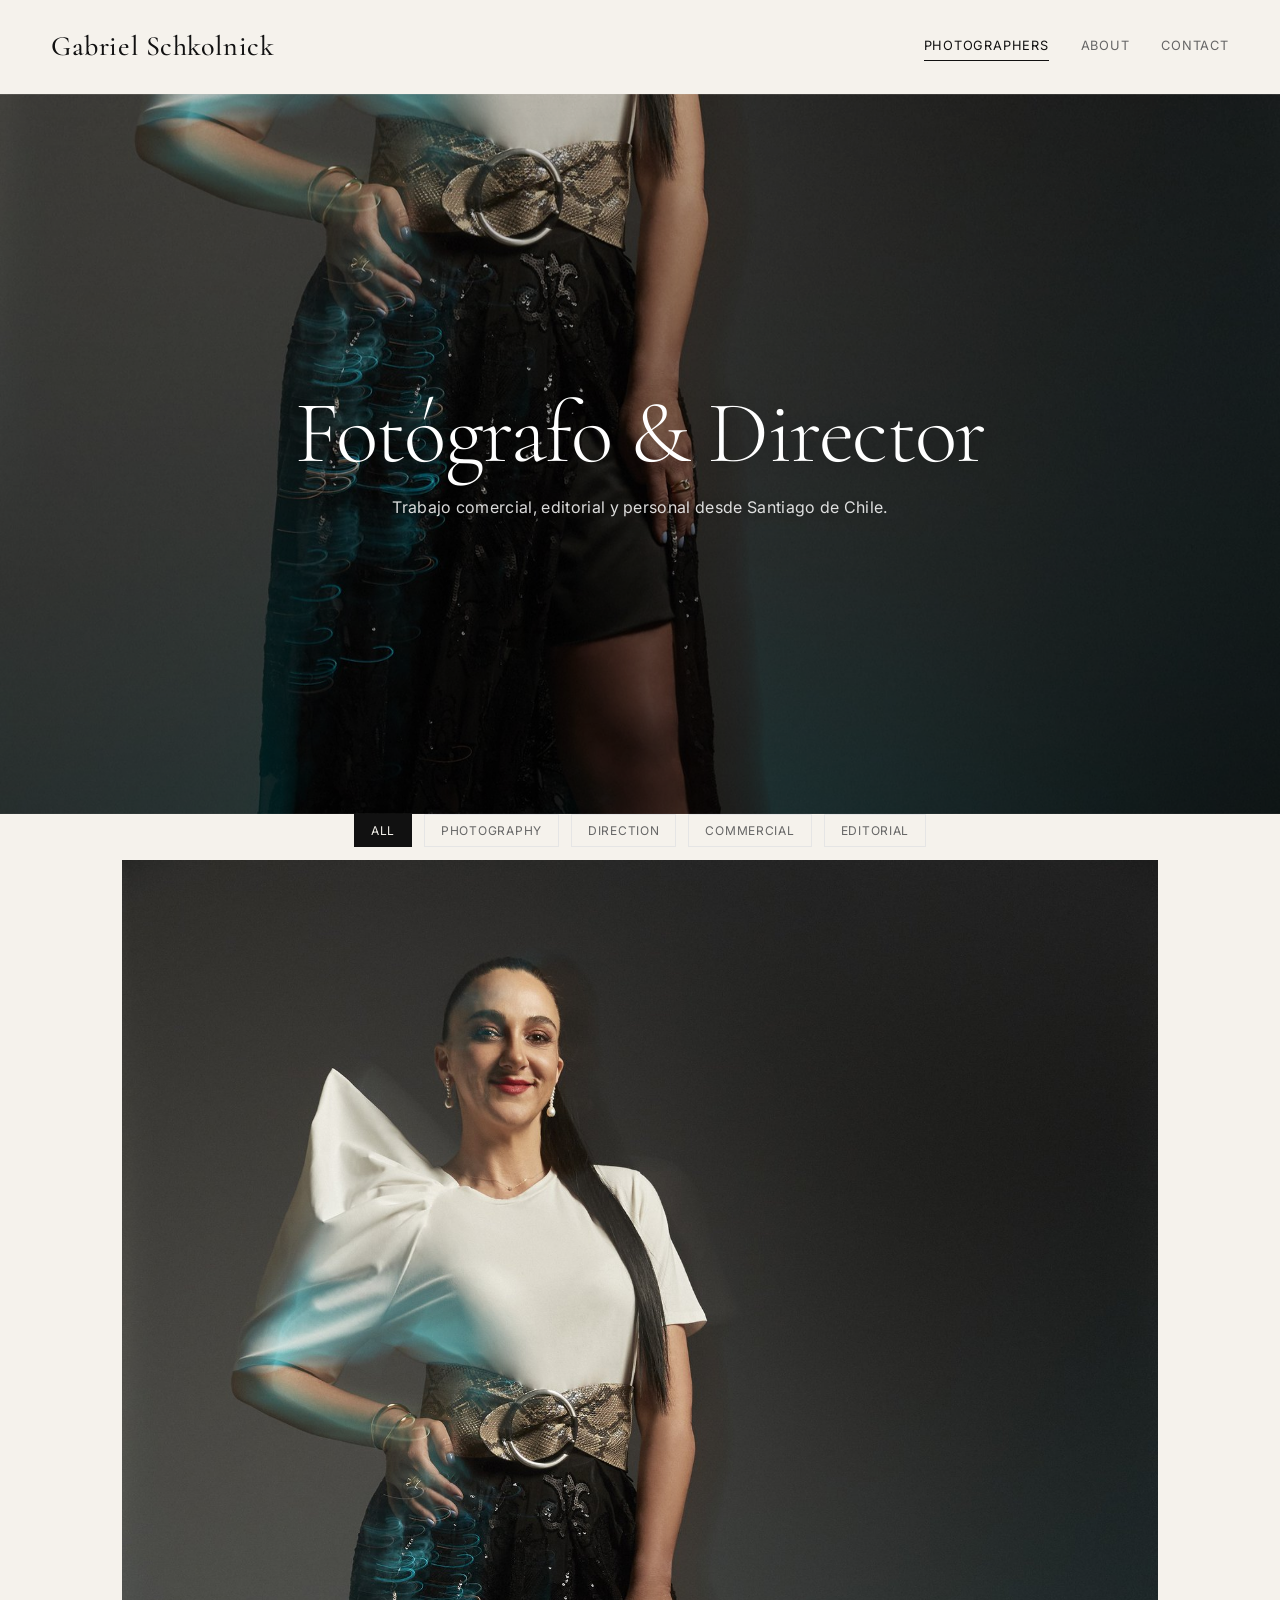
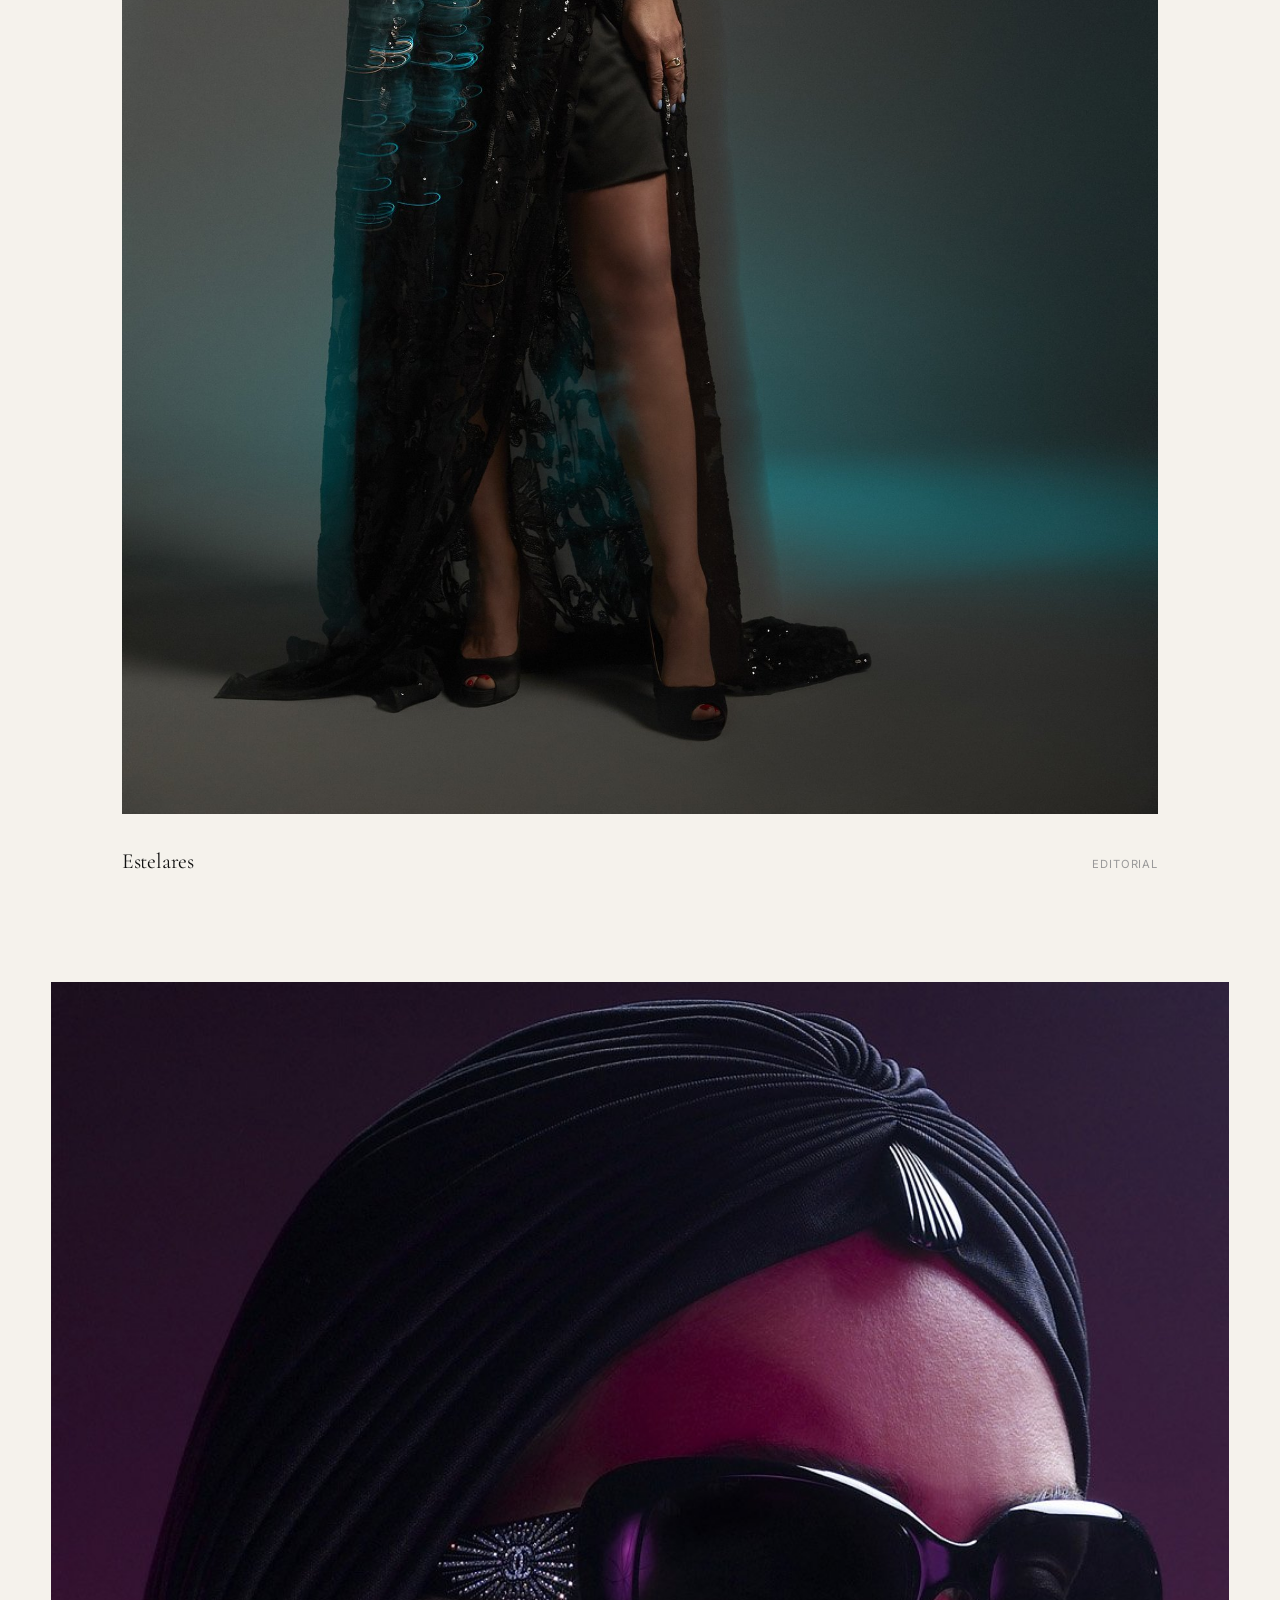
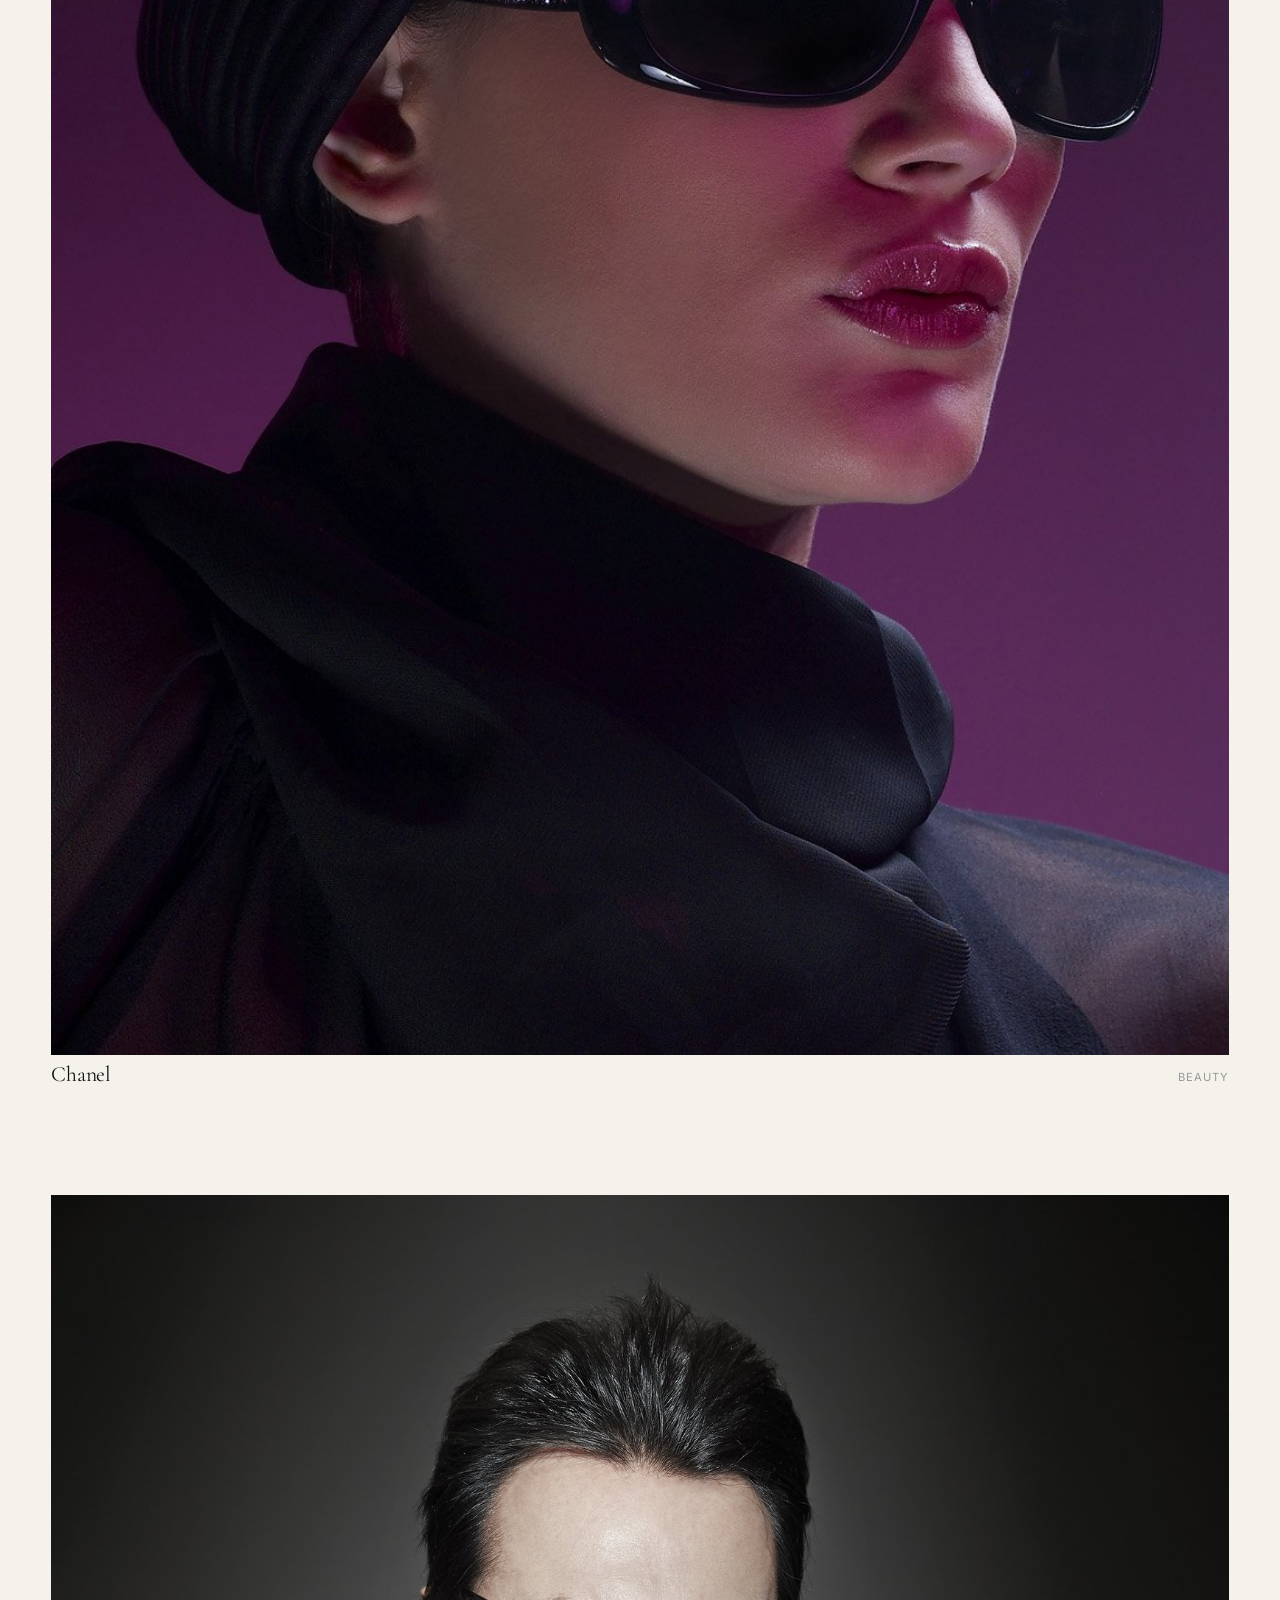
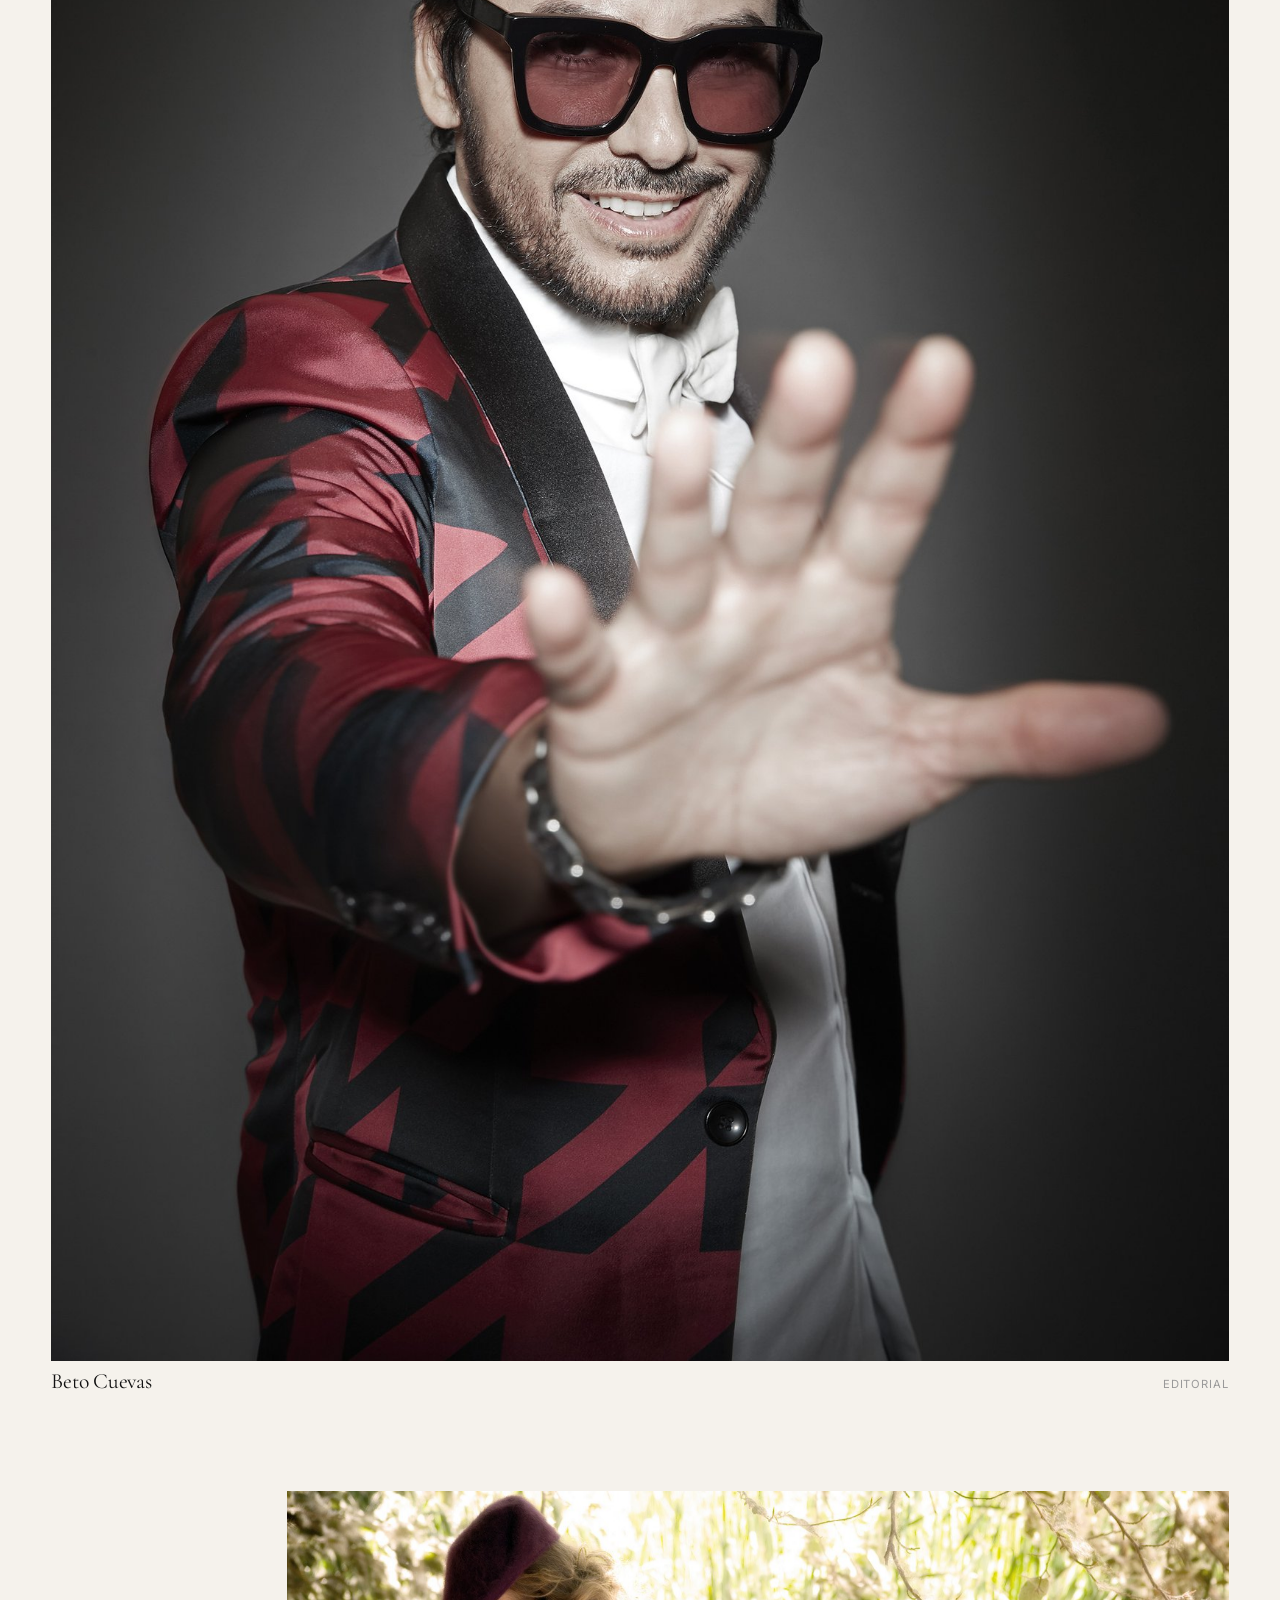
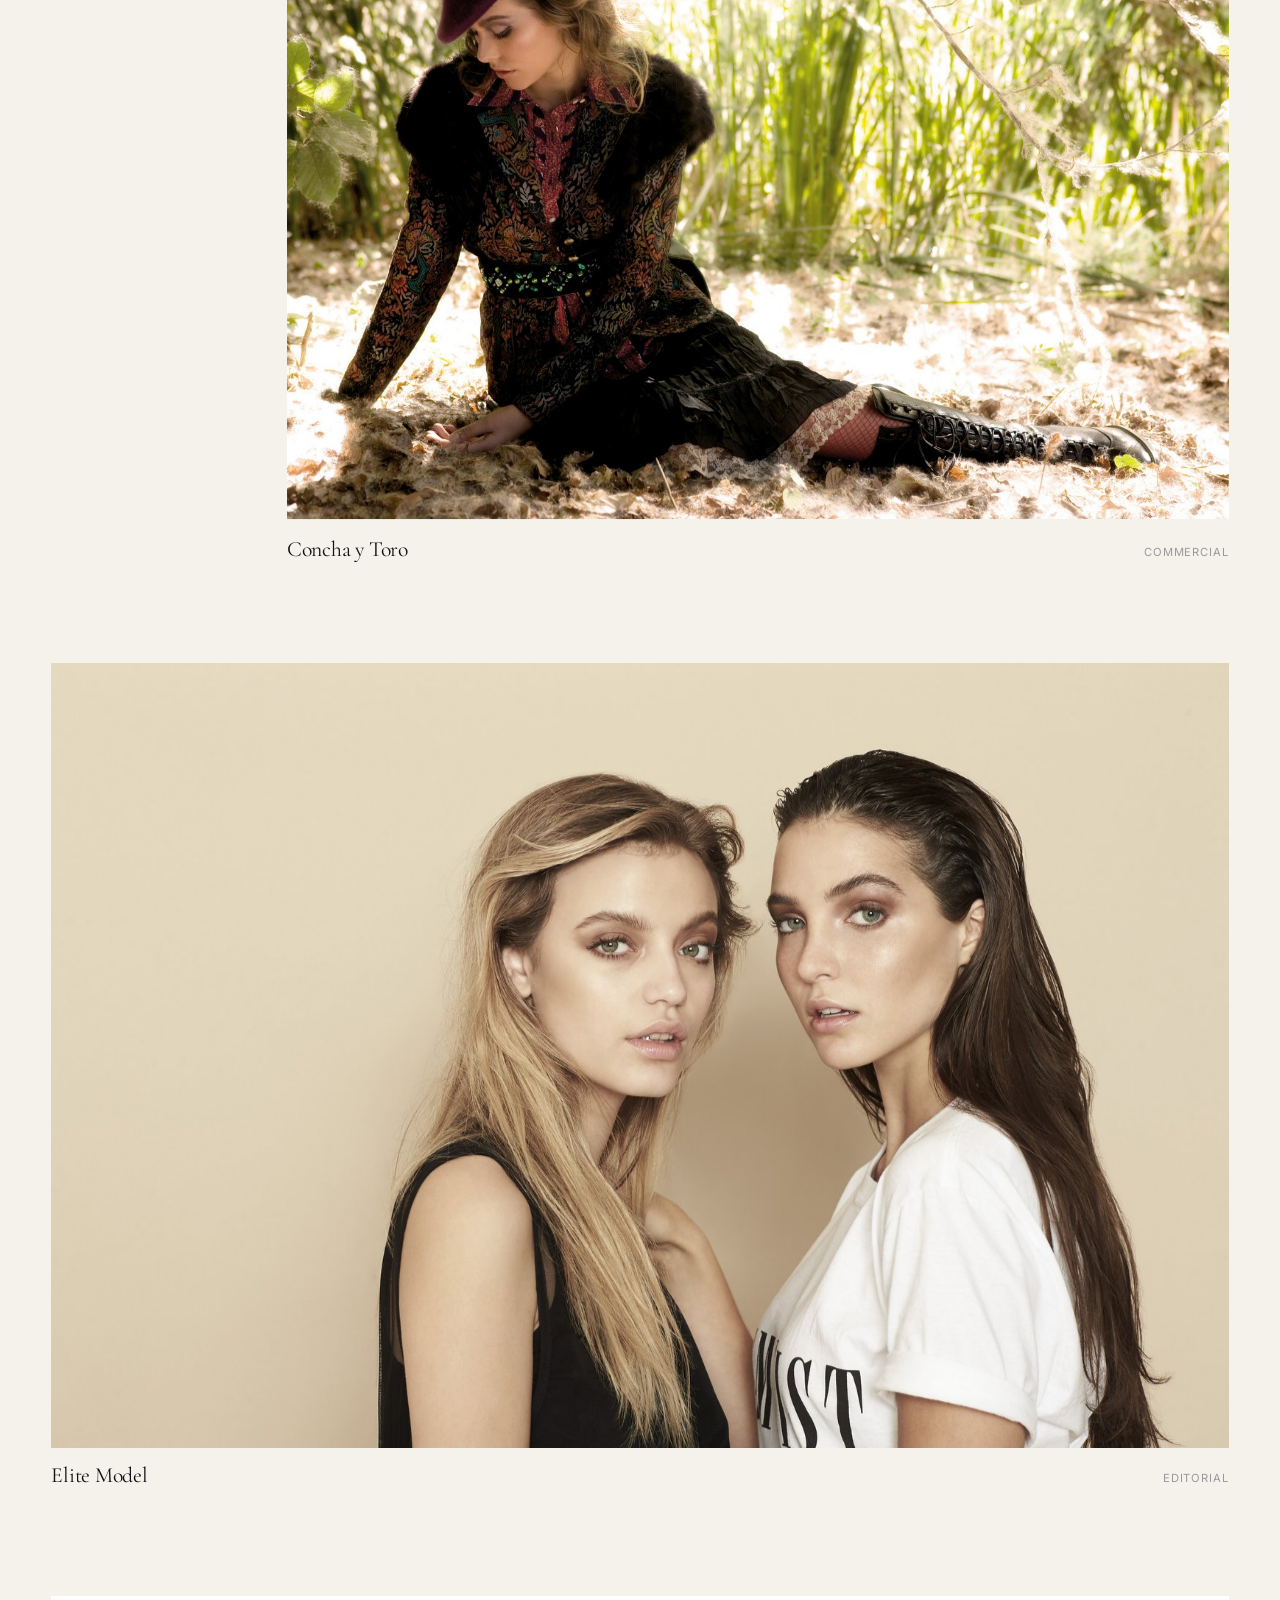
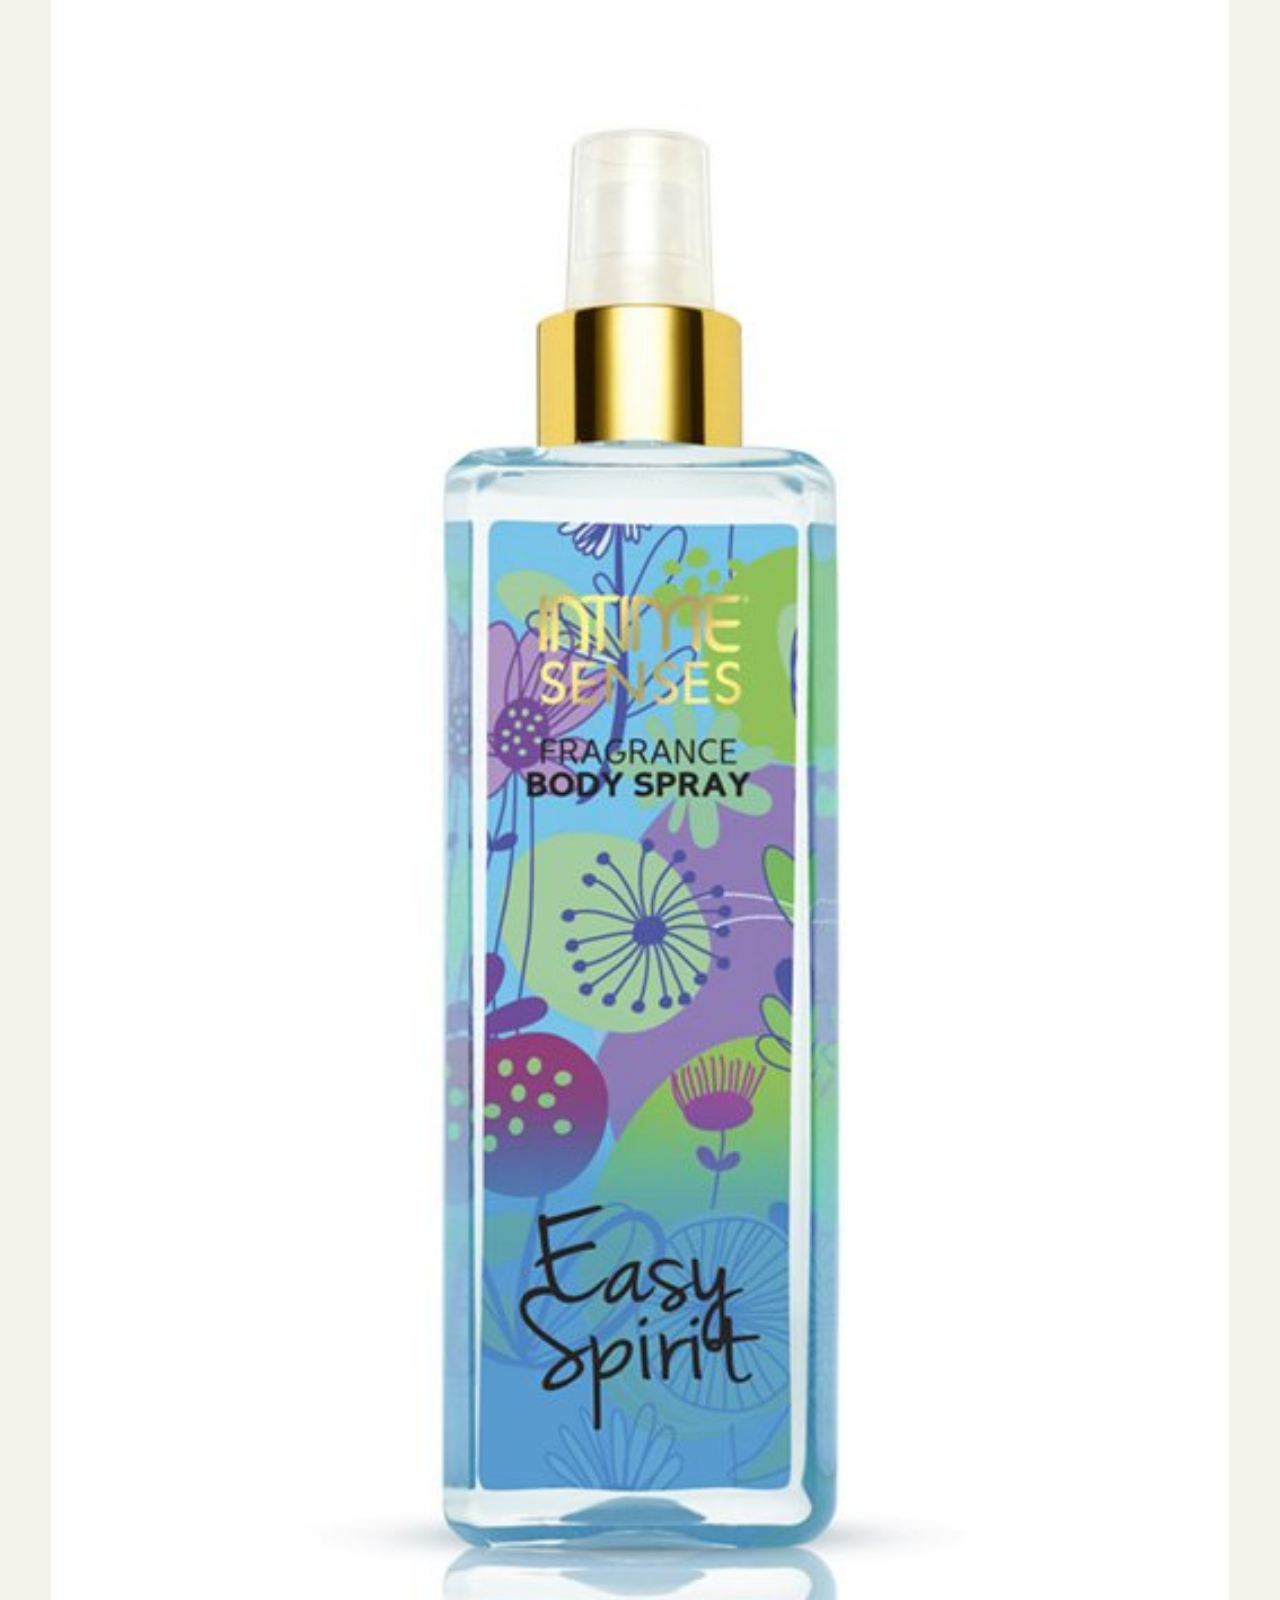
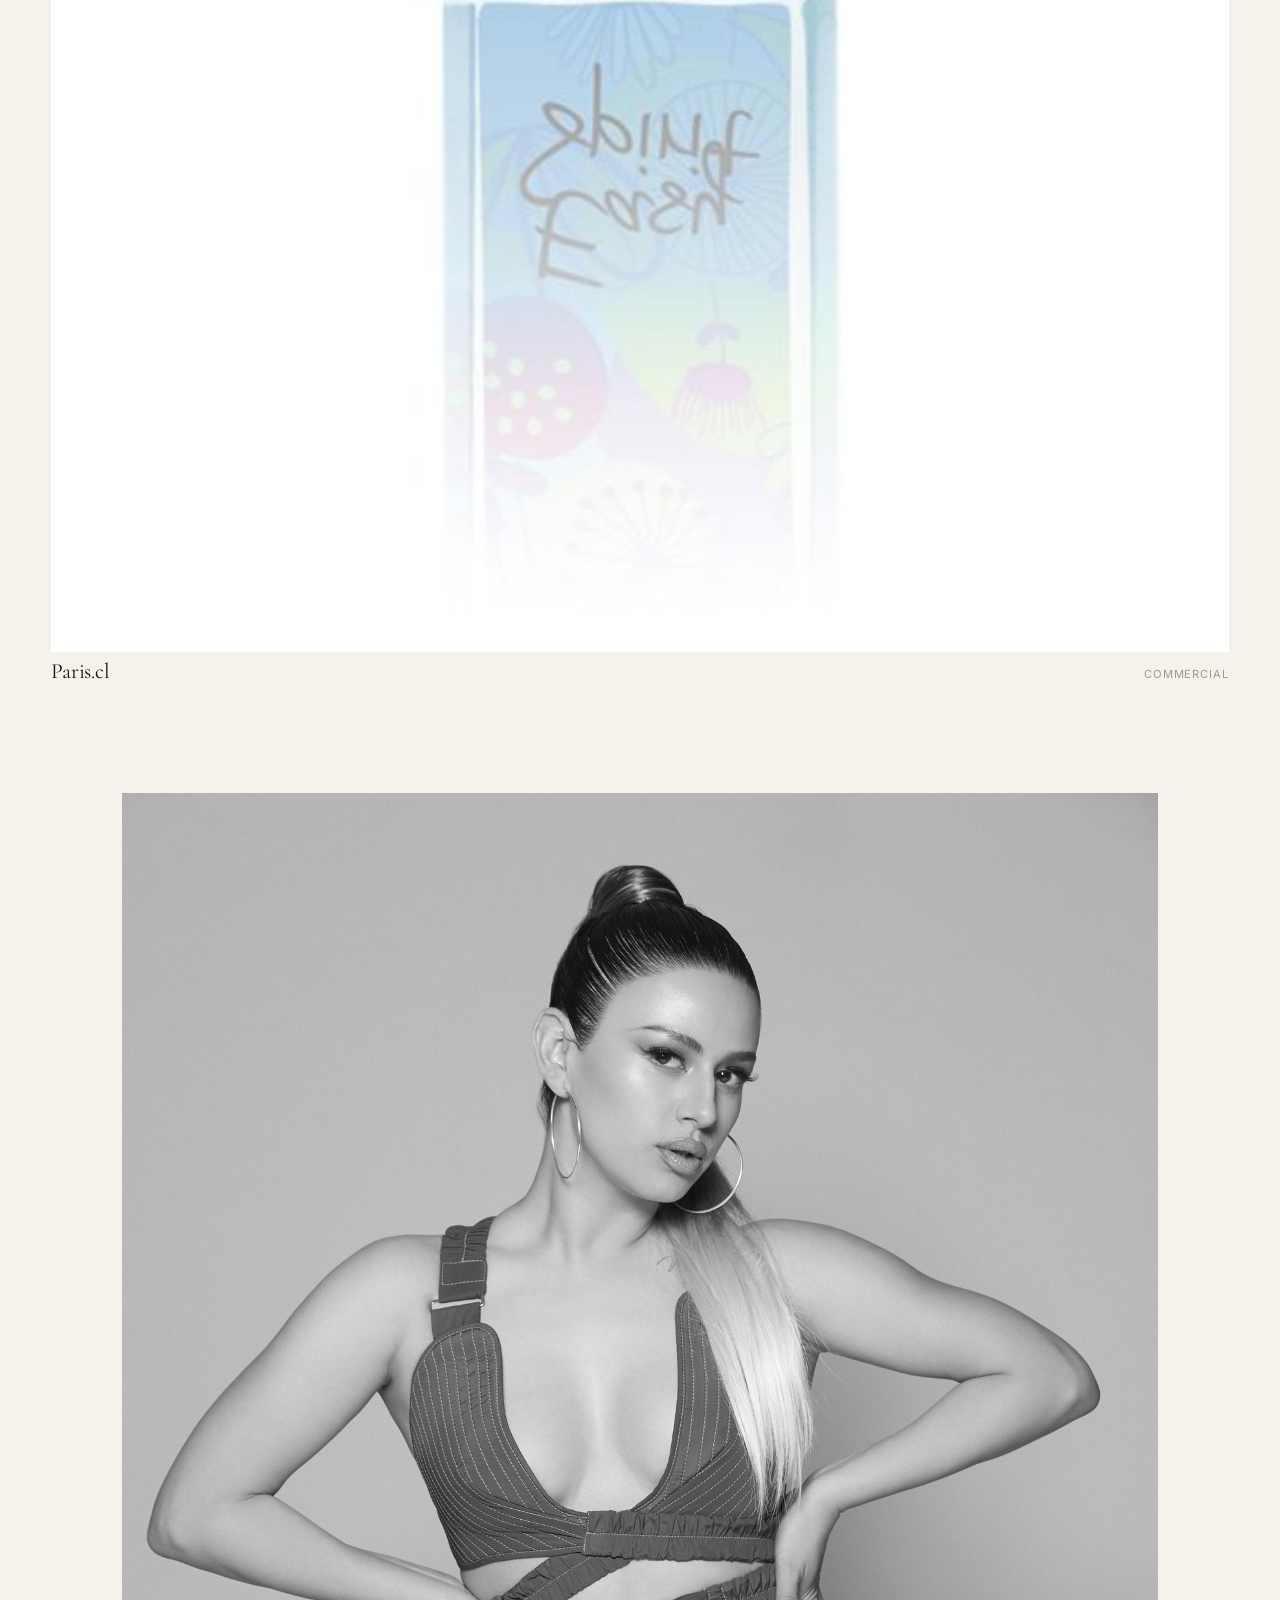
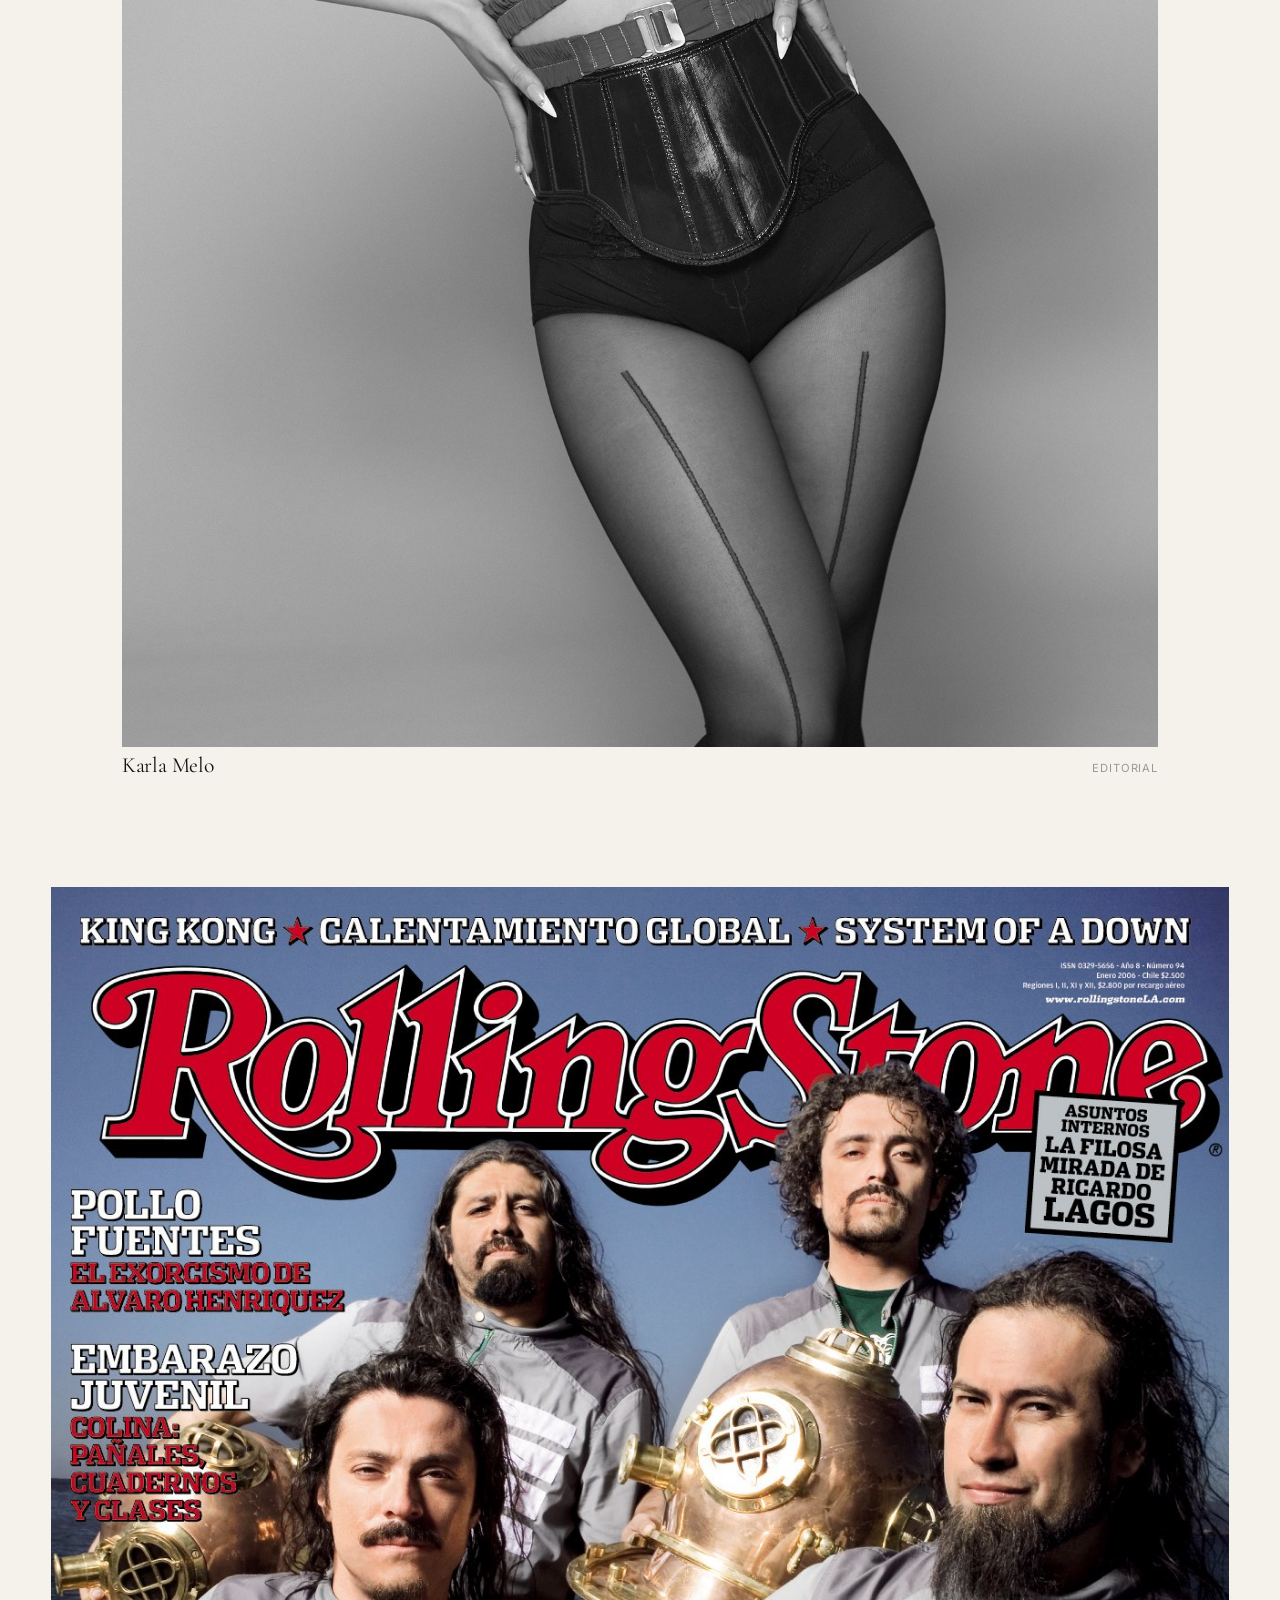
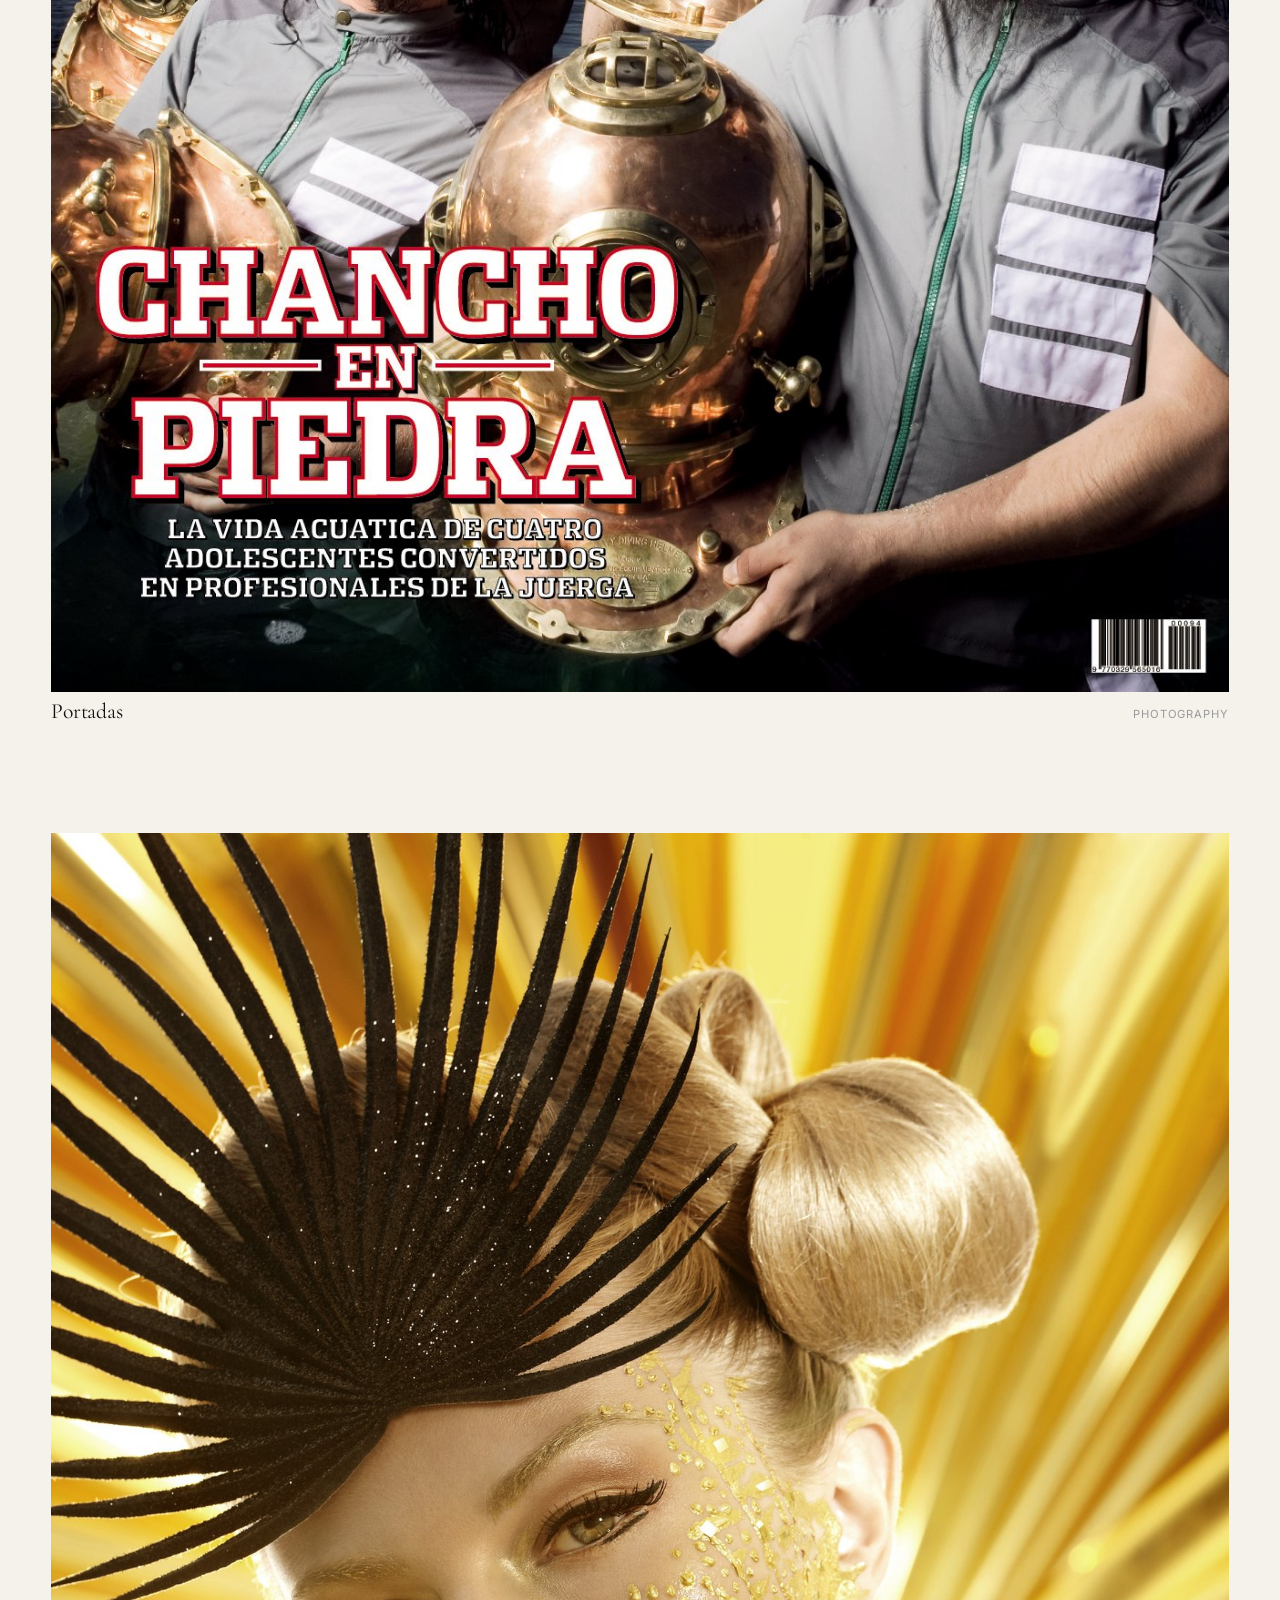
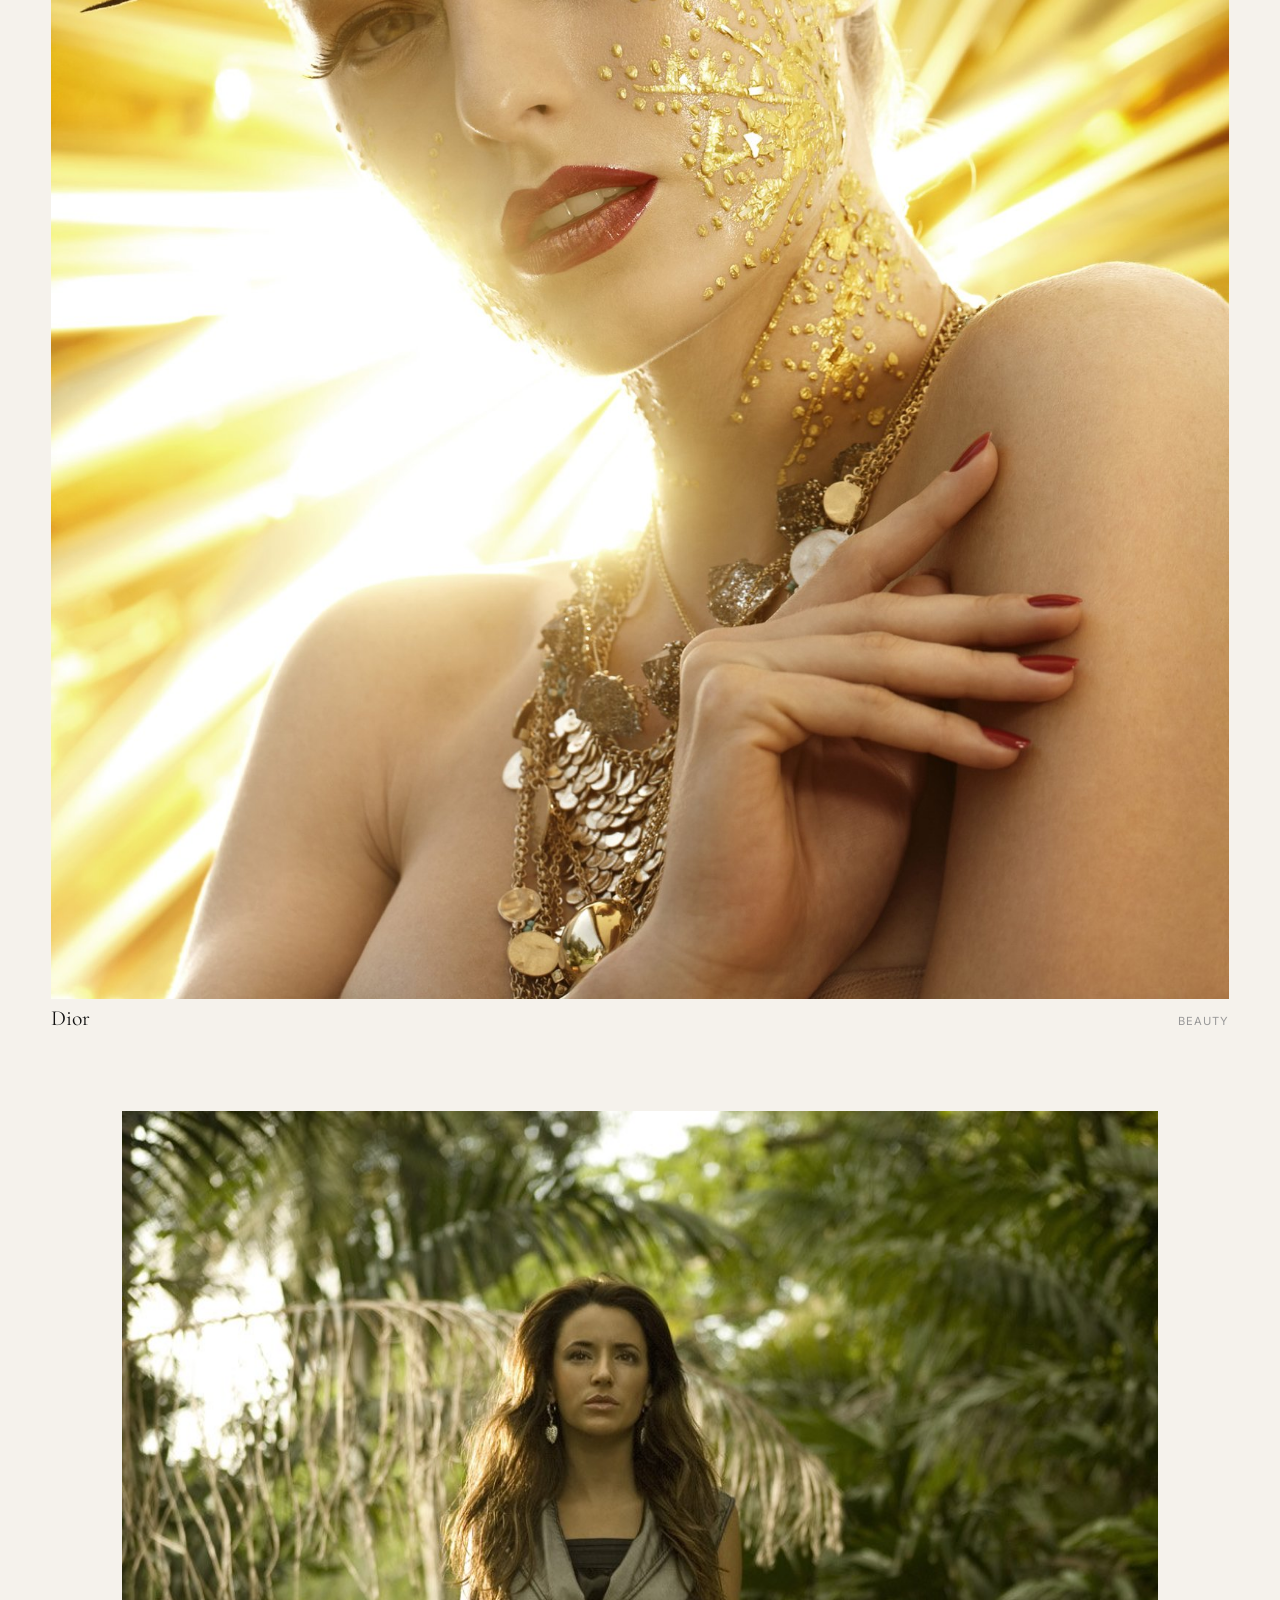
<file: index.html>
<!DOCTYPE html>
<html lang="es">
<head>
  <meta charset="UTF-8" />
  <meta name="viewport" content="width=device-width, initial-scale=1.0" />
  <title>Gabriel Schkolnick — Fotógrafo & Director</title>
  <meta name="description" content="Portafolio de Gabriel Schkolnick, fotógrafo y director audiovisual con sede en Santiago de Chile." />
  <link rel="preconnect" href="https://fonts.googleapis.com" />
  <link rel="preconnect" href="https://fonts.gstatic.com" crossorigin />
  <link href="https://fonts.googleapis.com/css2?family=Cormorant+Garamond:ital,wght@0,300;0,400;0,500;0,600;1,400&family=Inter:wght@300;400;500&display=swap" rel="stylesheet" />
  <link rel="stylesheet" href="css/style.css" />
</head>
<body>
  <header class="site-header">
    <a href="index.html" class="logo">Gabriel Schkolnick</a>
    <nav class="main-nav" aria-label="Navegación principal">
      <a href="index.html" class="active">Photographers</a>
      <a href="about.html">About</a>
      <a href="contact.html">Contact</a>
    </nav>
  </header>

  <main>
    <section class="hero hero-slider" aria-label="Portada">
      <div class="hero-slide active" style="background-image:url('images/projects/editorial/editorial-estelares-05.jpg')"></div>
      <div class="hero-slide" style="background-image:url('images/projects/beauty/beauty-chanel-02.jpg')"></div>
      <div class="hero-slide" style="background-image:url('images/projects/celebrity/celebridades-00.jpg')"></div>
      <div class="hero-slide" style="background-image:url('images/projects/commercial/concha-y-toro-09.jpg')"></div>
      <div class="hero-slide" style="background-image:url('images/projects/motion/tv-y-cine-00.jpg')"></div>
      <div class="hero-overlay"></div>
      <div class="hero-content">
        <h1>Fotógrafo & Director</h1>
        <p class="hero-subtitle">Trabajo comercial, editorial y personal desde Santiago de Chile.</p>
      </div>
    </section>

    <section class="filters" aria-label="Filtros">
      <button class="filter-btn active" data-filter="all">All</button>
      <button class="filter-btn" data-filter="photography">Photography</button>
      <button class="filter-btn" data-filter="direction">Direction</button>
      <button class="filter-btn" data-filter="commercial">Commercial</button>
      <button class="filter-btn" data-filter="editorial">Editorial</button>
    </section>

    <section class="projects-grid" aria-label="Proyectos">
      <article class="project-card project-card--featured" data-category="photography editorial">
        <a href="project.html">
          <figure class="project-image">
            <img src="images/projects/editorial/editorial-estelares-05.jpg" alt="Editorial Estelares" loading="lazy" />
          </figure>
          <div class="project-info">
            <h2>Estelares</h2>
            <span>Editorial</span>
          </div>
        </a>
      </article>

      <article class="project-card" data-category="photography editorial">
        <a href="project.html">
          <figure class="project-image">
            <img src="images/projects/beauty/beauty-chanel-02.jpg" alt="Beauty Chanel" loading="lazy" />
          </figure>
          <div class="project-info">
            <h2>Chanel</h2>
            <span>Beauty</span>
          </div>
        </a>
      </article>

      <article class="project-card" data-category="photography editorial">
        <a href="project.html">
          <figure class="project-image">
            <img src="images/projects/editorial/editorial-beto-cuevas-caras-00.jpg" alt="Editorial Beto Cuevas" loading="lazy" />
          </figure>
          <div class="project-info">
            <h2>Beto Cuevas</h2>
            <span>Editorial</span>
          </div>
        </a>
      </article>

      <article class="project-card project-card--featured" data-category="commercial">
        <a href="project.html">
          <figure class="project-image">
            <img src="images/projects/commercial/concha-y-toro-09.jpg" alt="Concha y Toro" loading="lazy" />
          </figure>
          <div class="project-info">
            <h2>Concha y Toro</h2>
            <span>Commercial</span>
          </div>
        </a>
      </article>

      <article class="project-card" data-category="photography editorial">
        <a href="project.html">
          <figure class="project-image">
            <img src="images/projects/editorial/editorial-caras-elite-model-01.jpg" alt="Editorial Caras Elite Model" loading="lazy" />
          </figure>
          <div class="project-info">
            <h2>Elite Model</h2>
            <span>Editorial</span>
          </div>
        </a>
      </article>

      <article class="project-card" data-category="commercial">
        <a href="project.html">
          <figure class="project-image">
            <img src="images/projects/commercial/paris.cl-02.jpg" alt="Paris.cl" loading="lazy" />
          </figure>
          <div class="project-info">
            <h2>Paris.cl</h2>
            <span>Commercial</span>
          </div>
        </a>
      </article>

      <article class="project-card project-card--featured" data-category="photography editorial">
        <a href="project.html">
          <figure class="project-image">
            <img src="images/projects/editorial/editorial-karla-melo-08.jpg" alt="Editorial Karla Melo" loading="lazy" />
          </figure>
          <div class="project-info">
            <h2>Karla Melo</h2>
            <span>Editorial</span>
          </div>
        </a>
      </article>

      <article class="project-card" data-category="photography">
        <a href="project.html">
          <figure class="project-image">
            <img src="images/projects/celebrity/portadas-01.jpg" alt="Portadas" loading="lazy" />
          </figure>
          <div class="project-info">
            <h2>Portadas</h2>
            <span>Photography</span>
          </div>
        </a>
      </article>

      <article class="project-card" data-category="photography">
        <a href="project.html">
          <figure class="project-image">
            <img src="images/projects/beauty/beauty-vanidades-dior-07.jpg" alt="Beauty Vanidades Dior" loading="lazy" />
          </figure>
          <div class="project-info">
            <h2>Dior</h2>
            <span>Beauty</span>
          </div>
        </a>
      </article>

      <article class="project-card project-card--featured" data-category="commercial">
        <a href="project.html">
          <figure class="project-image">
            <img src="images/projects/commercial/chanel-panama-11.jpg" alt="Chanel Panamá" loading="lazy" />
          </figure>
          <div class="project-info">
            <h2>Chanel Panamá</h2>
            <span>Commercial</span>
          </div>
        </a>
      </article>

      <article class="project-card" data-category="photography">
        <a href="project.html">
          <figure class="project-image">
            <img src="images/projects/celebrity/celebridades-00.jpg" alt="Celebridades" loading="lazy" />
          </figure>
          <div class="project-info">
            <h2>Celebridades</h2>
            <span>Photography</span>
          </div>
        </a>
      </article>

      <article class="project-card" data-category="direction commercial">
        <a href="project.html">
          <figure class="project-image">
            <img src="images/projects/motion/tv-y-cine-00.jpg" alt="TV y Cine" loading="lazy" />
          </figure>
          <div class="project-info">
            <h2>TV y Cine</h2>
            <span>Direction</span>
          </div>
        </a>
      </article>
    </section>
  </main>

  <footer class="site-footer">
    <div class="footer-left">
      <p>&copy; <span id="year"></span> Gabriel Schkolnick</p>
      <p class="footer-tagline">Fotógrafo & Director</p>
    </div>
    <div class="social-links">
      <a href="https://www.instagram.com/gabrielschkolnick/" aria-label="Instagram" target="_blank" rel="noopener">Instagram</a>
      <a href="https://vimeo.com/user127092469" aria-label="Vimeo" target="_blank" rel="noopener">Vimeo</a>
      <a href="mailto:pablo@schkolnick.com">Email</a>
    </div>
  </footer>

  <script src="js/main.js"></script>
</body>
</html>
</file>
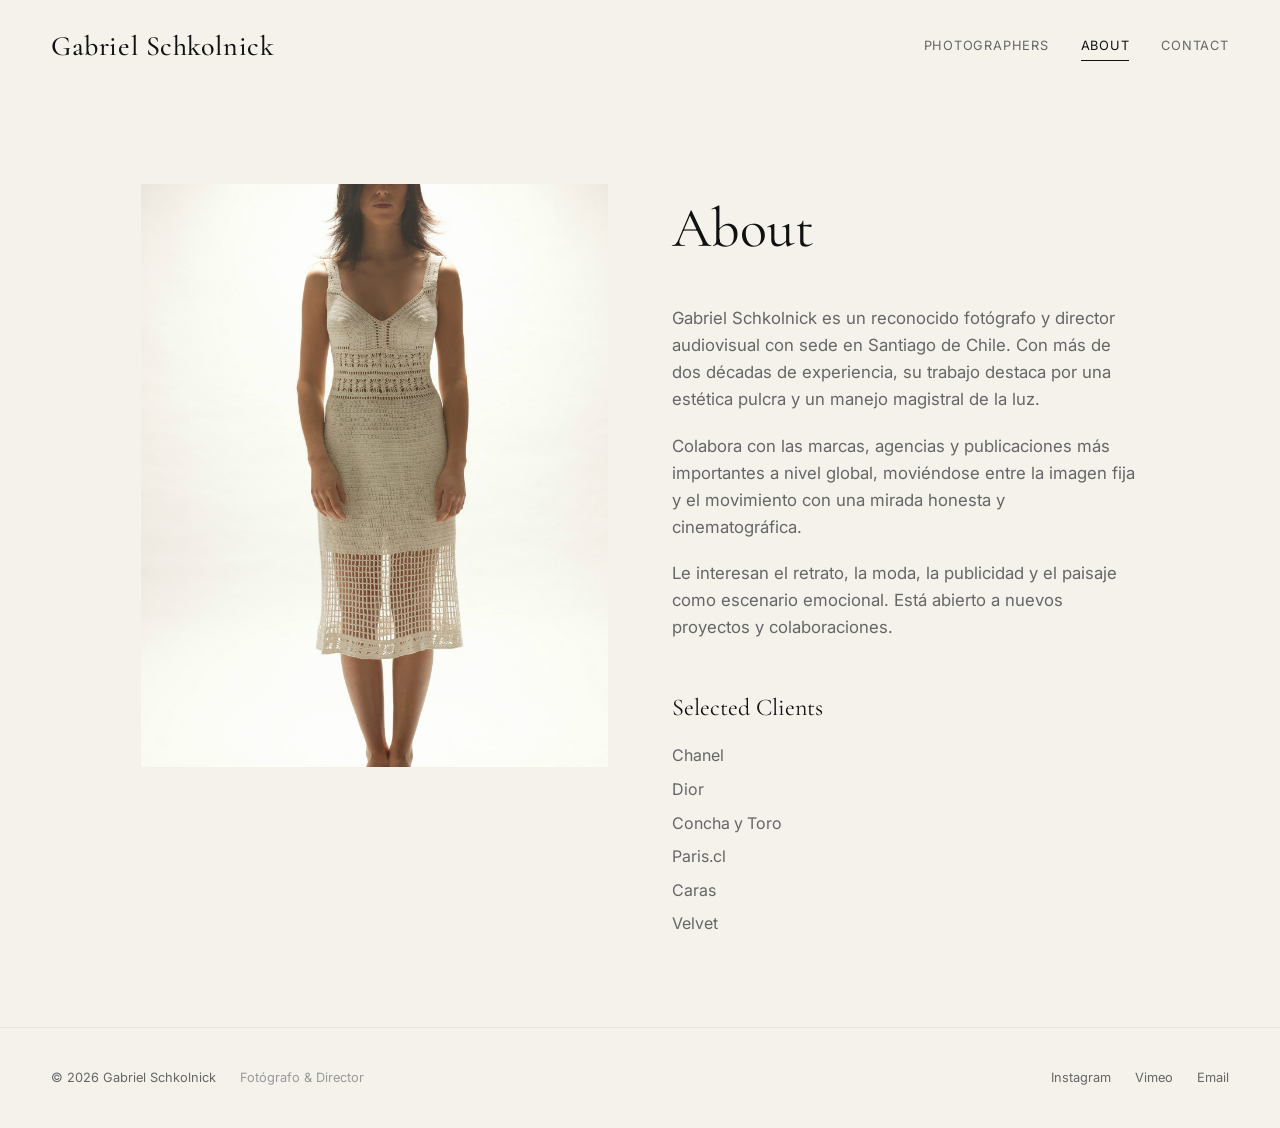
<file: about.html>
<!DOCTYPE html>
<html lang="es">
<head>
  <meta charset="UTF-8" />
  <meta name="viewport" content="width=device-width, initial-scale=1.0" />
  <title>About — Gabriel Schkolnick</title>
  <meta name="description" content="About Gabriel Schkolnick, photographer and director." />
  <link rel="preconnect" href="https://fonts.googleapis.com" />
  <link rel="preconnect" href="https://fonts.gstatic.com" crossorigin />
  <link href="https://fonts.googleapis.com/css2?family=Cormorant+Garamond:ital,wght@0,300;0,400;0,500;0,600;1,400&family=Inter:wght@300;400;500&display=swap" rel="stylesheet" />
  <link rel="stylesheet" href="css/style.css" />
</head>
<body>
  <header class="site-header">
    <a href="index.html" class="logo">Gabriel Schkolnick</a>
    <nav class="main-nav" aria-label="Navegación principal">
      <a href="index.html">Photographers</a>
      <a href="about.html" class="active">About</a>
      <a href="contact.html">Contact</a>
    </nav>
  </header>

  <main>
    <section class="about-section">
      <figure class="about-portrait">
        <img src="images/about/portrait-01.jpg" alt="Gabriel Schkolnick fotógrafo y director" />
      </figure>
      <div class="about-content">
        <h1>About</h1>
        <p>
          Gabriel Schkolnick es un reconocido fotógrafo y director audiovisual con sede en Santiago de Chile. Con más de dos décadas de experiencia, su trabajo destaca por una estética pulcra y un manejo magistral de la luz.
        </p>
        <p>
          Colabora con las marcas, agencias y publicaciones más importantes a nivel global, moviéndose entre la imagen fija y el movimiento con una mirada honesta y cinematográfica.
        </p>
        <p>
          Le interesan el retrato, la moda, la publicidad y el paisaje como escenario emocional. Está abierto a nuevos proyectos y colaboraciones.
        </p>

        <div class="clients">
          <h2>Selected Clients</h2>
          <ul>
            <li>Chanel</li>
            <li>Dior</li>
            <li>Concha y Toro</li>
            <li>Paris.cl</li>
            <li>Caras</li>
            <li>Velvet</li>
          </ul>
        </div>
      </div>
    </section>
  </main>

  <footer class="site-footer">
    <div class="footer-left">
      <p>&copy; <span id="year"></span> Gabriel Schkolnick</p>
      <p class="footer-tagline">Fotógrafo & Director</p>
    </div>
    <div class="social-links">
      <a href="https://www.instagram.com/gabrielschkolnick/" aria-label="Instagram" target="_blank" rel="noopener">Instagram</a>
      <a href="https://vimeo.com/user127092469" aria-label="Vimeo" target="_blank" rel="noopener">Vimeo</a>
      <a href="mailto:pablo@schkolnick.com">Email</a>
    </div>
  </footer>

  <script src="js/main.js"></script>
</body>
</html>
</file>
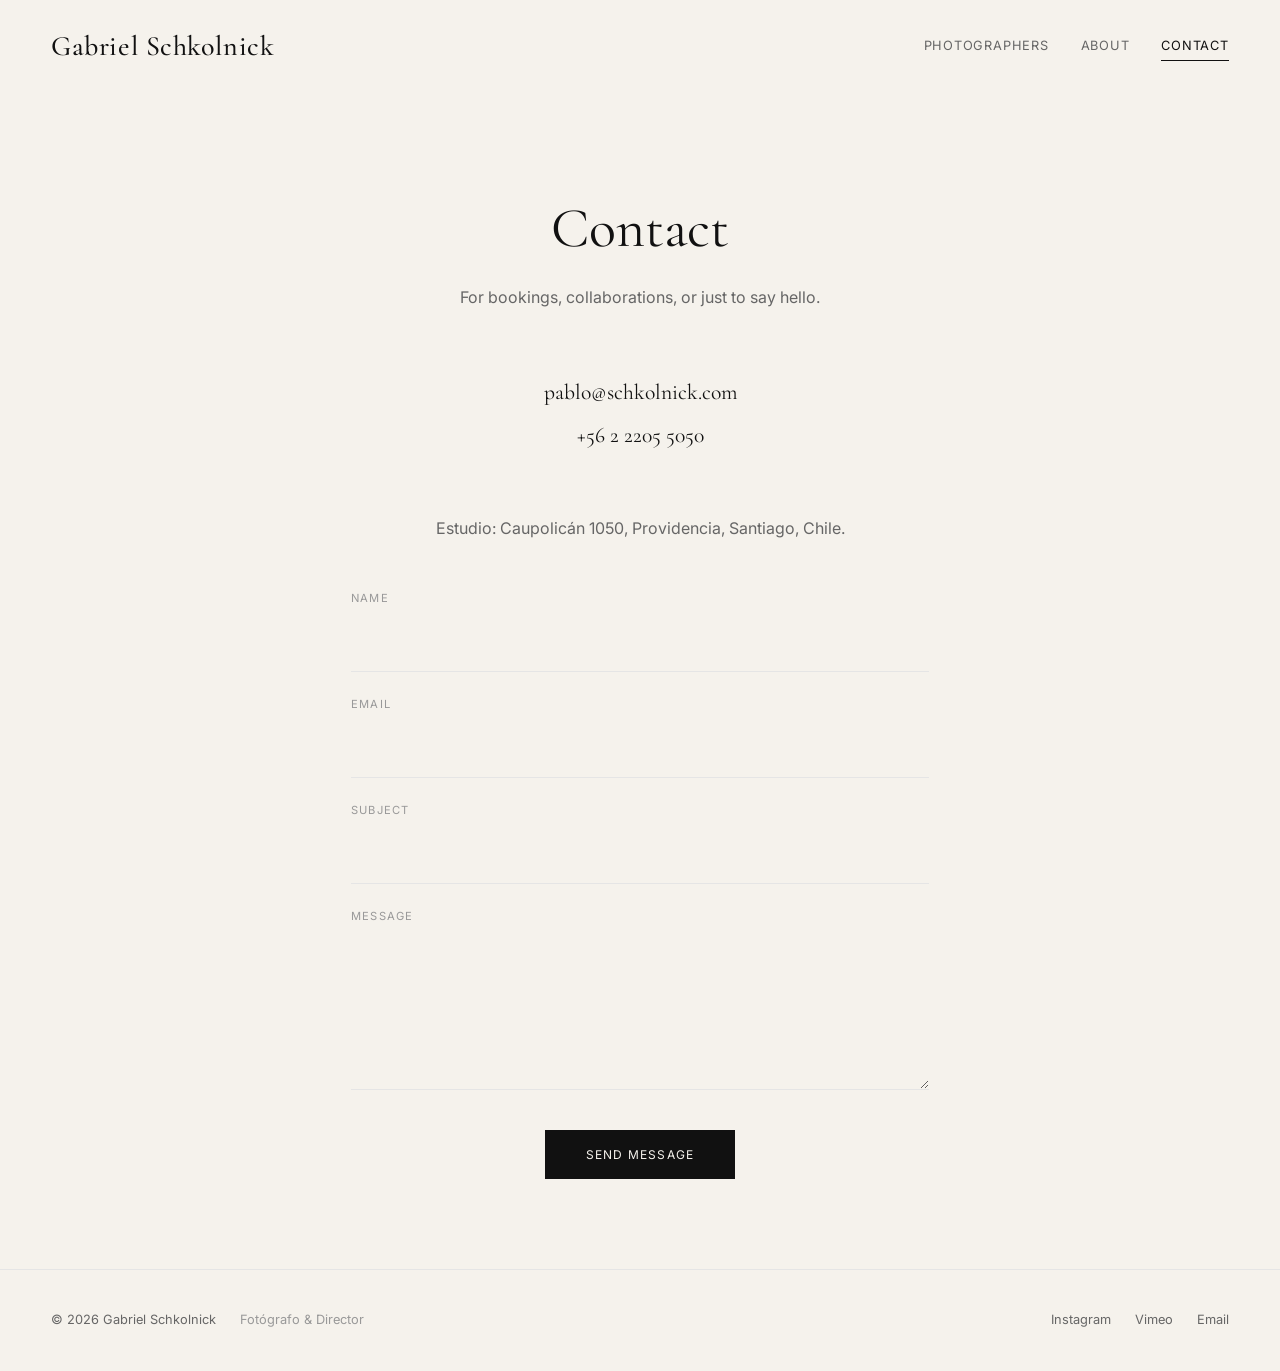
<file: contact.html>
<!DOCTYPE html>
<html lang="es">
<head>
  <meta charset="UTF-8" />
  <meta name="viewport" content="width=device-width, initial-scale=1.0" />
  <title>Contact — Gabriel Schkolnick</title>
  <meta name="description" content="Contact Gabriel Schkolnick, photographer and director." />
  <link rel="preconnect" href="https://fonts.googleapis.com" />
  <link rel="preconnect" href="https://fonts.gstatic.com" crossorigin />
  <link href="https://fonts.googleapis.com/css2?family=Cormorant+Garamond:ital,wght@0,300;0,400;0,500;0,600;1,400&family=Inter:wght@300;400;500&display=swap" rel="stylesheet" />
  <link rel="stylesheet" href="css/style.css" />
</head>
<body>
  <header class="site-header">
    <a href="index.html" class="logo">Gabriel Schkolnick</a>
    <nav class="main-nav" aria-label="Navegación principal">
      <a href="index.html">Photographers</a>
      <a href="about.html">About</a>
      <a href="contact.html" class="active">Contact</a>
    </nav>
  </header>

  <main>
    <section class="contact-section">
      <div class="contact-intro">
        <h1>Contact</h1>
        <p>
          For bookings, collaborations, or just to say hello.
        </p>
      </div>

      <div class="contact-details">
        <a href="mailto:pablo@schkolnick.com">pablo@schkolnick.com</a>
        <a href="tel:+56222055050">+56 2 2205 5050</a>
      </div>

      <p style="text-align:center;color:var(--text-muted);margin-bottom:3rem;">
        Estudio: Caupolicán 1050, Providencia, Santiago, Chile.
      </p>

      <form class="contact-form" action="https://formspree.io/f/YOUR_FORM_ID" method="POST">
        <label for="name">Name</label>
        <input type="text" id="name" name="name" required />

        <label for="email">Email</label>
        <input type="email" id="email" name="email" required />

        <label for="subject">Subject</label>
        <input type="text" id="subject" name="subject" />

        <label for="message">Message</label>
        <textarea id="message" name="message" rows="6" required></textarea>

        <button type="submit">Send message</button>
      </form>
    </section>
  </main>

  <footer class="site-footer">
    <div class="footer-left">
      <p>&copy; <span id="year"></span> Gabriel Schkolnick</p>
      <p class="footer-tagline">Fotógrafo & Director</p>
    </div>
    <div class="social-links">
      <a href="https://www.instagram.com/gabrielschkolnick/" aria-label="Instagram" target="_blank" rel="noopener">Instagram</a>
      <a href="https://vimeo.com/user127092469" aria-label="Vimeo" target="_blank" rel="noopener">Vimeo</a>
      <a href="mailto:pablo@schkolnick.com">Email</a>
    </div>
  </footer>

  <script src="js/main.js"></script>
</body>
</html>
</file>
<file: css/style.css>
:root {
  --bg: #f5f2ec;
  --bg-hover: #ebe7df;
  --text: #111111;
  --text-muted: #666666;
  --text-light: #999999;
  --border: #e5e5e5;
  --font-serif: 'Cormorant Garamond', Georgia, serif;
  --font-sans: 'Inter', system-ui, sans-serif;
  --ease: cubic-bezier(0.25, 0.46, 0.45, 0.94);
}

* {
  box-sizing: border-box;
  margin: 0;
  padding: 0;
}

html {
  font-size: 16px;
  scroll-behavior: smooth;
}

body {
  font-family: var(--font-sans);
  color: var(--text);
  background: var(--bg);
  line-height: 1.6;
  -webkit-font-smoothing: antialiased;
}

a {
  color: inherit;
  text-decoration: none;
}

img {
  max-width: 100%;
  height: auto;
  display: block;
}

::selection {
  background: var(--text);
  color: var(--bg);
}

/* Header */
.site-header {
  display: flex;
  align-items: center;
  justify-content: space-between;
  padding: 1.5rem 4vw;
  position: sticky;
  top: 0;
  background: rgba(245, 242, 236, 0.96);
  backdrop-filter: blur(10px);
  z-index: 100;
  border-bottom: 1px solid transparent;
  transition: border-color 0.3s var(--ease);
}

.site-header.scrolled {
  border-color: var(--border);
}

.logo {
  font-family: var(--font-serif);
  font-size: 1.75rem;
  font-weight: 500;
  letter-spacing: 0.02em;
}

.main-nav {
  display: flex;
  gap: 2rem;
}

.main-nav a {
  font-size: 0.8rem;
  font-weight: 400;
  letter-spacing: 0.06em;
  text-transform: uppercase;
  color: var(--text-muted);
  transition: color 0.25s var(--ease);
  position: relative;
}

.main-nav a::after {
  content: '';
  position: absolute;
  bottom: -4px;
  left: 0;
  width: 0;
  height: 1px;
  background: var(--text);
  transition: width 0.25s var(--ease);
}

.main-nav a:hover,
.main-nav a.active {
  color: var(--text);
}

.main-nav a:hover::after,
.main-nav a.active::after {
  width: 100%;
}

/* Hero */
.hero {
  text-align: center;
  padding: 10vh 4vw 4vh;
}

.hero h1 {
  font-family: var(--font-serif);
  font-size: clamp(2.5rem, 7vw, 5.5rem);
  font-weight: 300;
  line-height: 1.05;
  letter-spacing: -0.02em;
}

.hero-subtitle {
  margin-top: 1rem;
  font-size: 1rem;
  color: var(--text-muted);
  letter-spacing: 0.02em;
}

/* Hero slider */
.hero-slider {
  position: relative;
  height: min(85vh, 720px);
  padding: 0;
  overflow: hidden;
  display: flex;
  align-items: center;
  justify-content: center;
  background: var(--bg-hover);
}

.hero-slide {
  position: absolute;
  inset: 0;
  background-size: cover;
  background-position: center;
  opacity: 0;
  transition: opacity 1.6s ease;
  will-change: opacity;
}

.hero-slide.active {
  opacity: 1;
}

.hero-overlay {
  position: absolute;
  inset: 0;
  background: linear-gradient(180deg, rgba(0,0,0,0.15), rgba(0,0,0,0.45));
  z-index: 1;
}

.hero-content {
  position: relative;
  z-index: 2;
}

.hero-content h1 {
  color: #ffffff;
  text-shadow: 0 2px 24px rgba(0,0,0,0.35);
}

.hero-content .hero-subtitle {
  color: rgba(255,255,255,0.85);
  text-shadow: 0 1px 12px rgba(0,0,0,0.4);
}

/* Filters */
.filters {
  display: flex;
  flex-wrap: wrap;
  justify-content: center;
  gap: 0.75rem;
  padding: 0 4vw 3vh;
}

.filter-btn {
  padding: 0.5rem 1rem;
  border: 1px solid var(--border);
  background: transparent;
  color: var(--text-muted);
  font-family: var(--font-sans);
  font-size: 0.75rem;
  letter-spacing: 0.06em;
  text-transform: uppercase;
  cursor: pointer;
  transition: all 0.25s var(--ease);
}

.filter-btn:hover,
.filter-btn.active {
  border-color: var(--text);
  color: var(--text);
}

.filter-btn.active {
  background: var(--text);
  color: var(--bg);
}

/* Projects */
.projects-grid {
  display: flex;
  flex-direction: column;
  gap: clamp(4rem, 10vh, 8rem);
  padding: 0 4vw 10vh;
}

.project-card {
  opacity: 0;
  transform: translateY(36px);
  transition: opacity 0.8s var(--ease), transform 0.8s var(--ease);
}

.project-card.is-visible {
  opacity: 1;
  transform: translateY(0);
}

.project-card--featured {
  width: min(88%, 1500px);
  align-self: center;
}

.project-card--featured:nth-child(4) {
  width: min(80%, 1320px);
  align-self: flex-end;
}

.project-card--motion {
  width: min(44%, 660px);
}

.project-card--motion:nth-child(3n + 2) {
  align-self: flex-start;
  margin-left: 8vw;
}

.project-card--motion:nth-child(3n + 3) {
  align-self: flex-end;
  margin-right: 6vw;
}

.project-card.hidden {
  display: none;
}

.project-card a {
  display: block;
}

.project-image {
  position: relative;
  overflow: hidden;
  width: 100%;
  background: var(--bg-hover);
  transform: translate3d(0, var(--parallax-y, 0), 0);
  transition: transform 0.2s linear;
  will-change: transform;
}

.project-card--featured .project-image {
  width: 100%;
}

.project-image img {
  width: 100%;
  height: auto;
  display: block;
  transition: transform 0.8s var(--ease);
}

.project-card--motion .project-image img {
  animation: imageDrift 12s ease-in-out infinite alternate;
}

.project-card--motion:hover .project-image img {
  animation-play-state: paused;
}

.project-card:hover .project-image img {
  transform: scale(1.03);
}

.project-info {
  display: flex;
  justify-content: space-between;
  align-items: baseline;
  margin-top: 1rem;
  gap: 1rem;
}

.project-info h2 {
  font-family: var(--font-serif);
  font-size: 1.35rem;
  font-weight: 400;
  letter-spacing: -0.01em;
}

.project-info span {
  font-size: 0.7rem;
  letter-spacing: 0.08em;
  text-transform: uppercase;
  color: var(--text-light);
}

/* Footer */
.site-footer {
  display: flex;
  align-items: center;
  justify-content: space-between;
  padding: 2.5rem 4vw;
  border-top: 1px solid var(--border);
  font-size: 0.8rem;
  color: var(--text-muted);
}

.footer-left {
  display: flex;
  align-items: center;
  gap: 1.5rem;
}

.footer-tagline {
  color: var(--text-light);
}

.social-links {
  display: flex;
  gap: 1.5rem;
}

.social-links a {
  position: relative;
  transition: color 0.25s var(--ease);
}

.social-links a::after {
  content: '';
  position: absolute;
  bottom: -2px;
  left: 0;
  width: 0;
  height: 1px;
  background: var(--text);
  transition: width 0.25s var(--ease);
}

.social-links a:hover {
  color: var(--text);
}

.social-links a:hover::after {
  width: 100%;
}

/* About */
.about-section {
  display: grid;
  grid-template-columns: 1fr;
  gap: 4rem;
  align-items: start;
  max-width: 1100px;
  margin: 0 auto;
  padding: 10vh 4vw 10vh;
}

@media (min-width: 768px) {
  .about-section {
    grid-template-columns: 1fr 1fr;
  }
}

.about-portrait {
  overflow: hidden;
}

.about-portrait img {
  width: 100%;
  aspect-ratio: 4 / 5;
  object-fit: cover;
}

.about-content h1 {
  font-family: var(--font-serif);
  font-size: clamp(2rem, 5vw, 3.5rem);
  font-weight: 400;
  margin-bottom: 2rem;
}

.about-content p {
  margin-bottom: 1.25rem;
  color: var(--text-muted);
  font-size: 1.05rem;
}

.clients {
  margin-top: 3rem;
}

.clients h2 {
  font-family: var(--font-serif);
  font-size: 1.5rem;
  font-weight: 400;
  margin-bottom: 1rem;
}

.clients ul {
  list-style: none;
  display: grid;
  gap: 0.5rem;
  color: var(--text-muted);
}

/* Contact */
.contact-section {
  max-width: 680px;
  margin: 0 auto;
  padding: 10vh 4vw 10vh;
}

.contact-intro {
  text-align: center;
  margin-bottom: 4rem;
}

.contact-intro h1 {
  font-family: var(--font-serif);
  font-size: clamp(2rem, 5vw, 3.5rem);
  font-weight: 400;
  margin-bottom: 0.75rem;
}

.contact-intro p {
  color: var(--text-muted);
}

.contact-details {
  display: flex;
  flex-direction: column;
  align-items: center;
  gap: 0.5rem;
  margin-bottom: 4rem;
}

.contact-details a {
  font-family: var(--font-serif);
  font-size: 1.35rem;
  transition: color 0.25s var(--ease);
}

.contact-details a:hover {
  color: var(--text-muted);
}

.contact-form {
  display: grid;
  gap: 1.5rem;
}

.contact-form label {
  font-size: 0.7rem;
  letter-spacing: 0.1em;
  text-transform: uppercase;
  color: var(--text-light);
  margin-bottom: -0.8rem;
}

.contact-form input,
.contact-form textarea {
  width: 100%;
  padding: 1rem 0;
  border: none;
  border-bottom: 1px solid var(--border);
  background: transparent;
  font-family: var(--font-sans);
  font-size: 1rem;
  color: var(--text);
  outline: none;
  transition: border-color 0.25s var(--ease);
}

.contact-form input:focus,
.contact-form textarea:focus {
  border-color: var(--text);
}

.contact-form textarea {
  resize: vertical;
  min-height: 120px;
}

.contact-form button {
  justify-self: center;
  margin-top: 1rem;
  padding: 1rem 2.5rem;
  border: 1px solid var(--text);
  background: var(--text);
  color: var(--bg);
  font-family: var(--font-sans);
  font-size: 0.75rem;
  letter-spacing: 0.1em;
  text-transform: uppercase;
  cursor: pointer;
  transition: background 0.25s var(--ease), color 0.25s var(--ease);
}

.contact-form button:hover {
  background: transparent;
  color: var(--text);
}

/* Project page */
.project-page {
  max-width: 1200px;
  margin: 0 auto;
  padding: 8vh 4vw 10vh;
}

.project-header {
  text-align: center;
  margin-bottom: 4rem;
}

.project-header h1 {
  font-family: var(--font-serif);
  font-size: clamp(2.5rem, 6vw, 5rem);
  font-weight: 400;
  margin-bottom: 1rem;
}

.project-meta-row {
  display: flex;
  justify-content: center;
  gap: 2rem;
  font-size: 0.75rem;
  letter-spacing: 0.08em;
  text-transform: uppercase;
  color: var(--text-light);
  flex-wrap: wrap;
}

.project-hero-image {
  margin-bottom: 4rem;
}

.project-hero-image img {
  width: 100%;
  aspect-ratio: 16 / 9;
  object-fit: cover;
}

.project-description {
  max-width: 700px;
  margin: 0 auto 5rem;
  text-align: center;
}

.project-description p {
  color: var(--text-muted);
  font-size: 1.1rem;
  margin-bottom: 1.25rem;
}

.project-gallery {
  display: grid;
  grid-template-columns: 1fr;
  gap: 2rem;
}

.project-gallery img {
  width: 100%;
  aspect-ratio: 16 / 9;
  object-fit: cover;
  background: var(--bg-hover);
}

.project-nav {
  display: flex;
  justify-content: space-between;
  margin-top: 5rem;
  padding-top: 2rem;
  border-top: 1px solid var(--border);
}

.project-nav a {
  font-size: 0.8rem;
  letter-spacing: 0.06em;
  text-transform: uppercase;
  color: var(--text-muted);
  transition: color 0.25s var(--ease);
}

.project-nav a:hover {
  color: var(--text);
}

/* Animations */
@keyframes imageDrift {
  from {
    transform: scale(1.01) translate3d(-0.5%, 0, 0);
  }
  to {
    transform: scale(1.06) translate3d(0.5%, -0.5%, 0);
  }
}

/* Responsive */
@media (max-width: 768px) {
  .site-header {
    flex-direction: column;
    gap: 1rem;
    padding: 1.25rem 4vw;
  }

  .projects-grid {
    gap: 3.5rem;
  }

  .project-card--featured,
  .project-card--featured:nth-child(4) {
    width: 92%;
    align-self: center;
  }

  .project-card--motion {
    width: 68%;
  }

  .project-card--motion:nth-child(3n + 2) {
    margin-left: 0;
  }

  .project-card--motion:nth-child(3n + 3) {
    margin-right: 0;
  }

  .project-info {
    flex-direction: column;
    gap: 0.25rem;
  }

  .site-footer {
    flex-direction: column;
    gap: 1rem;
    text-align: center;
  }

  .footer-left {
    flex-direction: column;
    gap: 0.25rem;
  }

  .project-meta-row {
    gap: 1rem;
  }
}

@media (prefers-reduced-motion: reduce) {
  html {
    scroll-behavior: auto;
  }
  .project-card {
    opacity: 1;
    transform: none;
    transition: none;
  }
  .project-image,
  .project-image img,
  .main-nav a::after,
  .social-links a::after {
    transform: none;
    animation: none;
    transition: none;
  }
}
</file>
